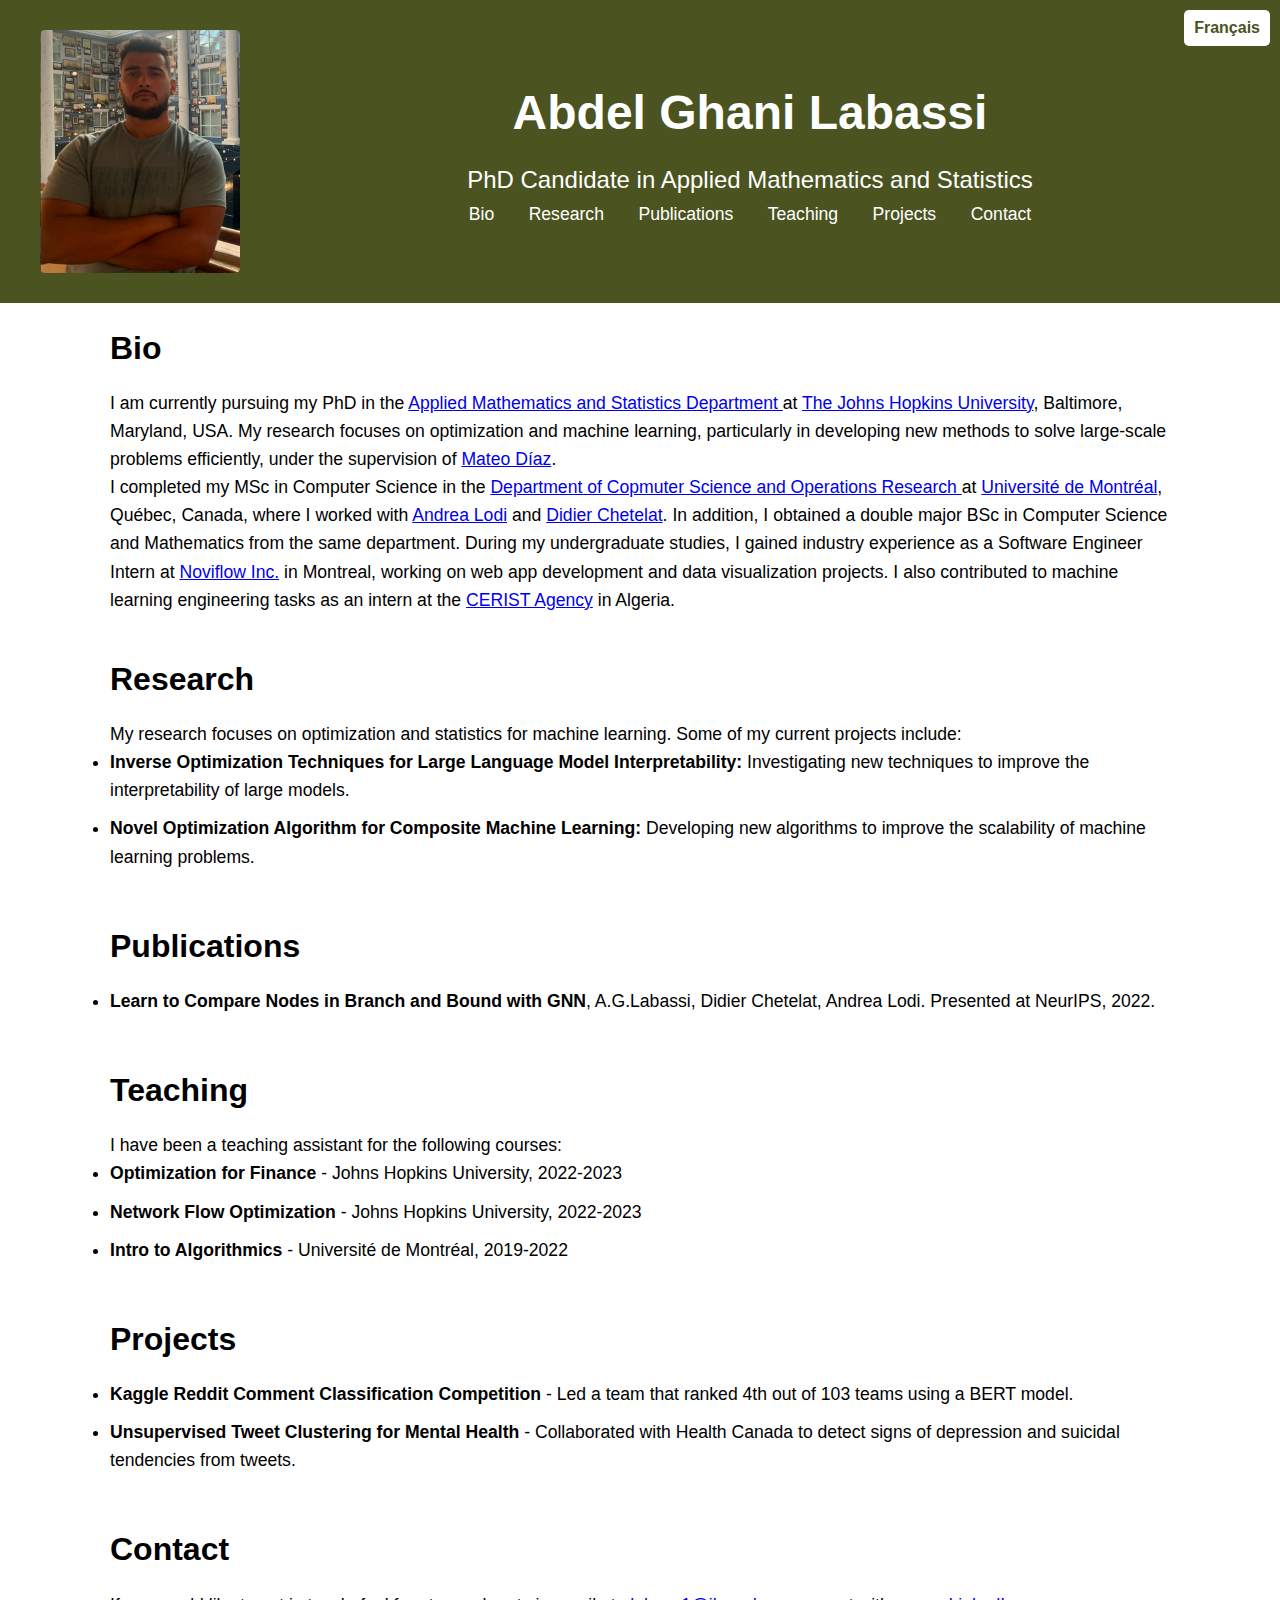
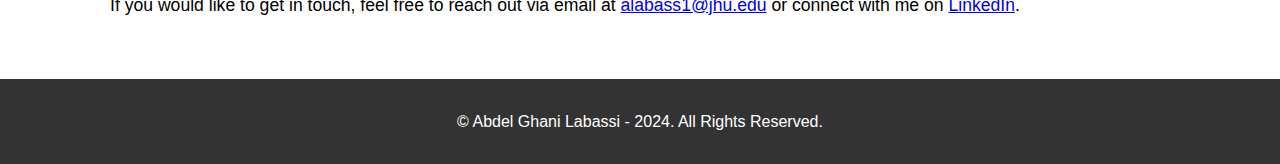
<file: index.html>
<!DOCTYPE html>
<html lang="en">
<head>
  <meta charset="UTF-8">
  <meta name="description" content="Abdel Ghani Labassi's portfolio: PhD candidate in Applied Mathematics and Statistics specializing in optimization and machine learning.">
  <meta name="keywords" content="Abdel Ghani Labassi, PhD, Applied Mathematics, Statistics, Optimization, Machine Learning, Research">
  <meta name="robots" content="index, follow">
  <meta name="viewport" content="width=device-width, initial-scale=1.0">
  <title>PhD Candidate - Abdel Ghani Labassi</title>
  <link rel="stylesheet" href="styles.css">
</head>
<body>
  <header>
    <img src="your-photo.jpg" alt="Profile Picture" class="profile-picture">
    <a href="index_french.html" class="french-link">Français</a>
    <div class="header-content">
      <h1>Abdel Ghani Labassi</h1>
      <p>PhD Candidate in Applied Mathematics and Statistics</p>
      <nav>
        <ul>
          <li><a href="#bio">Bio</a></li>
          <li><a href="#research">Research</a></li>
          <li><a href="#publications">Publications</a></li>
          <li><a href="#teaching">Teaching</a></li>
          <li><a href="#projects">Projects</a></li>
          <li><a href="#contact">Contact</a></li>
        </ul>
      </nav>
    </div>
  </header>

  <section id="bio" class="container">
    <h2>Bio</h2>
    <p>I am currently pursuing my PhD in the <a href="https://engineering.jhu.edu/ams/">Applied Mathematics and Statistics Department </a> at <a href="https://www.jhu.edu/"> The Johns Hopkins University</a>, Baltimore, Maryland, USA. My research focuses on optimization and machine learning, particularly in developing new methods to solve large-scale problems efficiently, under the supervision of <a href="https://mateodd25.github.io">Mateo Díaz</a>.</p>
    <p>I completed my MSc in Computer Science in the <a href="https://diro.umontreal.ca/english/home/">   Department of Copmuter Science and Operations Research </a> at <a href="https://www.umontreal.ca/">Université de Montréal</a>, Québec, Canada, where I worked with <a href="https://scholar.google.it/citations?user=udwtIesAAAAJ&hl=en">Andrea Lodi</a> and <a href="https://www.didierchetelat.com">Didier Chetelat</a>. In addition, I obtained a double major BSc in Computer Science and Mathematics from the same department. During my undergraduate studies, I gained industry experience as a Software Engineer Intern at <a href="https://noviflow.com/">Noviflow Inc.</a> in Montreal, working on web app development and data visualization projects. I also contributed to machine learning engineering tasks as an intern at the <a href="https://www.cerist.dz/">CERIST Agency</a> in Algeria.</p>
  </section>

  <section id="research" class="container">
    <h2>Research</h2>
    <p>My research focuses on optimization and statistics for machine learning. Some of my current projects include:</p>
    <ul>
      <li><strong>Inverse Optimization Techniques for Large Language Model Interpretability:</strong> Investigating new techniques to improve the interpretability of large models.</li>
      <li><strong>Novel Optimization Algorithm for Composite Machine Learning:</strong> Developing new algorithms to improve the scalability of machine learning problems.</li>
    </ul>
  </section>

  <section id="publications" class="container">
    <h2>Publications</h2>
    <ul>
      <li><strong>Learn to Compare Nodes in Branch and Bound with GNN</strong>, A.G.Labassi, Didier Chetelat, Andrea Lodi. Presented at NeurIPS, 2022.</li>
    </ul>
  </section>

  <section id="teaching" class="container">
    <h2>Teaching</h2>
    <p>I have been a teaching assistant for the following courses:</p>
    <ul>
      <li><strong>Optimization for Finance</strong> - Johns Hopkins University, 2022-2023</li>
      <li><strong>Network Flow Optimization</strong> - Johns Hopkins University, 2022-2023</li>
      <li><strong>Intro to Algorithmics</strong> - Université de Montréal, 2019-2022</li>
    </ul>
  </section>

  <section id="projects" class="container">
    <h2>Projects</h2>
    <ul>
      <li><strong>Kaggle Reddit Comment Classification Competition</strong> - Led a team that ranked 4th out of 103 teams using a BERT model.</li>
      <li><strong>Unsupervised Tweet Clustering for Mental Health</strong> - Collaborated with Health Canada to detect signs of depression and suicidal tendencies from tweets.</li>
    </ul>
  </section>

  <section id="contact" class="container">
    <h2>Contact</h2>
    <p>If you would like to get in touch, feel free to reach out via email at <a href="mailto:alabass1@jhu.edu">alabass1@jhu.edu</a> or connect with me on <a href="https://linkedin.com/in/aglabassi">LinkedIn</a>.</p>
  </section>

  <footer>
    <div class="container">
      <p>&copy; Abdel Ghani Labassi - 2024. All Rights Reserved.</p>
    </div>
  </footer>
</body>
</html>
</file>
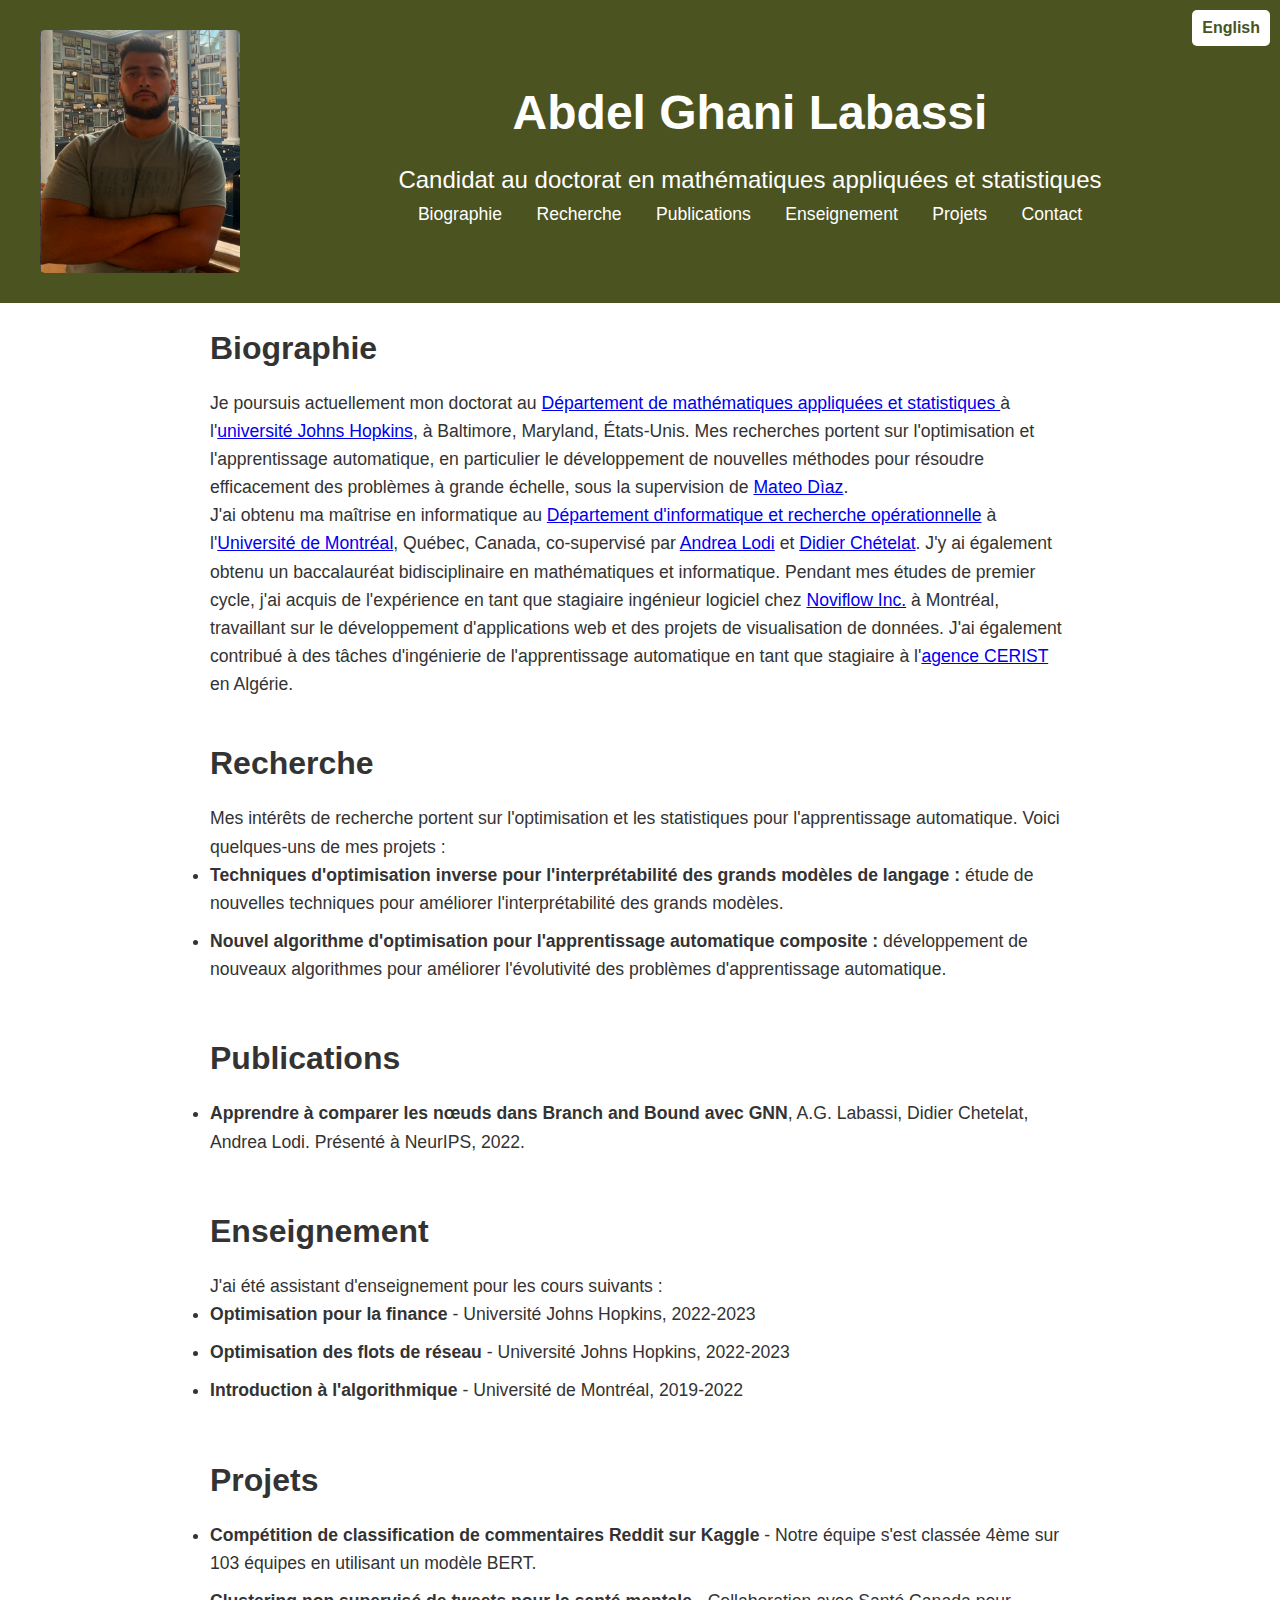
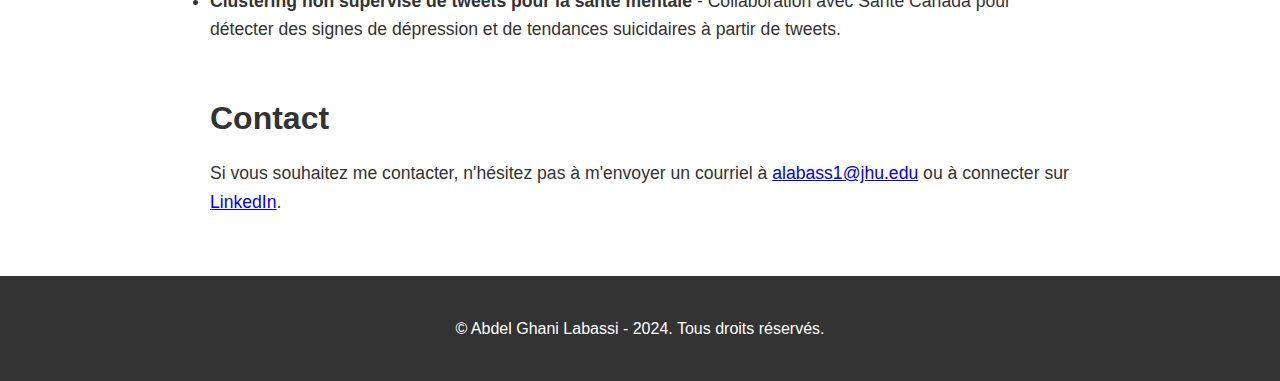
<file: index_french.html>
<!DOCTYPE html>
<html lang="fr">
<head>
  <meta charset="UTF-8">
  <meta name="viewport" content="width=device-width, initial-scale=1.0">
  <title>Candidat au doctorat - Abdel Ghani Labassi</title>
  <link rel="stylesheet" href="styles.css">
  <style>
    body {
      background-color: #ffffff; /* Fond blanc pour le corps */
      color: #333333;
      font-family: Arial, sans-serif;
    }
    header {
      background-color: #4B5320; /* Fond vert militaire pour l'en-tête */
      color: #ffffff;
      padding: 30px 20px; /* Augmentation de la hauteur de l'en-tête */
      display: flex;
      align-items: center;
      position: relative;
    }
    header img.profile-picture {
      width: 18vw; /* Largeur responsive augmentée */
      max-width: 200px; /* Taille maximale de l'image plus grande */
      height: auto; /* Maintien du ratio d'aspect */
      margin-left: 20px; /* Espace à gauche */
      border-radius: 5px; /* Coins légèrement arrondis */
    }
    .header-content {
      flex-grow: 1;
      text-align: center;
    }
    header h1 {
      font-size: 3em; /* Taille de police plus grande */
      margin-bottom: 10px;
    }
    header p {
      font-size: 1.5em; /* Taille de police augmentée */
    }
    .english-link {
      position: absolute;
      top: 10px;
      right: 10px;
      background-color: #ffffff;
      color: #4B5320;
      padding: 5px 10px;
      border-radius: 5px;
      text-decoration: none;
      font-weight: bold;
    }
    nav ul {
      list-style: none;
      padding: 0;
    }
    nav ul li {
      display: inline;
      margin-right: 15px;
    }
    nav ul li a {
      color: #ffffff;
      text-decoration: none;
    }
    .container {
      max-width: 900px;
      margin: 0 auto;
      padding: 20px;
    }
    footer {
      background-color: #333;
      padding: 20px;
      text-align: center;
      color: #ffffff;
    }
  </style>
</head>
<body>
  <header>
    <img src="your-photo.jpg" alt="Photo de profil" class="profile-picture">
    <a href="index.html" class="english-link">English</a>
    <div class="header-content">
      <h1>Abdel Ghani Labassi</h1>
      <p>Candidat au doctorat en mathématiques appliquées et statistiques</p>
      <nav>
        <ul>
          <li><a href="#bio">Biographie</a></li>
          <li><a href="#recherche">Recherche</a></li>
          <li><a href="#publications">Publications</a></li>
          <li><a href="#enseignement">Enseignement</a></li>
          <li><a href="#projets">Projets</a></li>
          <li><a href="#contact">Contact</a></li>
        </ul>
      </nav>
    </div>
  </header>


  <section id="bio" class="container">
    <h2>Biographie</h2>
    <p>Je poursuis actuellement mon doctorat au  <a href="https://engineering.jhu.edu/ams/">  Département de mathématiques appliquées et statistiques </a> à l'<a href="https://www.jhu.edu/">université Johns Hopkins</a>, à Baltimore, Maryland, États-Unis. Mes recherches portent sur l'optimisation et l'apprentissage automatique, en particulier le développement de nouvelles méthodes pour résoudre efficacement des problèmes à grande échelle, sous la supervision de <a href="https://mateodd25.github.io">Mateo Dìaz</a>.</p>
    <p>J'ai obtenu ma maîtrise en informatique au <a href="https://diro.umontreal.ca/accueil/"> Département d'informatique et recherche opérationnelle</a> à l'<a href="https://www.umontreal.ca/">Université de Montréal</a>, Québec, Canada, co-supervisé par <a href="https://scholar.google.it/citations?user=udwtIesAAAAJ&hl=en">Andrea Lodi</a> et <a href="https://www.didierchetelat.com">Didier Chételat</a>. J'y ai également obtenu un baccalauréat bidisciplinaire en mathématiques et informatique. Pendant mes études de premier cycle, j'ai acquis de l'expérience en tant que stagiaire ingénieur logiciel chez <a href="https://noviflow.com/">Noviflow Inc.</a> à Montréal, travaillant sur le développement d'applications web et des projets de visualisation de données. J'ai également contribué à des tâches d'ingénierie de l'apprentissage automatique en tant que stagiaire à l'<a href="https://www.cerist.dz/">agence CERIST</a> en Algérie.</p>
  </section>

  <section id="recherche" class="container">
    <h2>Recherche</h2>
    <p>Mes intérêts de recherche portent sur l'optimisation et les statistiques pour l'apprentissage automatique. Voici quelques-uns de mes projets :</p>
    <ul>
      <li><strong>Techniques d'optimisation inverse pour l'interprétabilité des grands modèles de langage :</strong> étude de nouvelles techniques pour améliorer l'interprétabilité des grands modèles.</li>
      <li><strong>Nouvel algorithme d'optimisation pour l'apprentissage automatique composite :</strong> développement de nouveaux algorithmes pour améliorer l'évolutivité des problèmes d'apprentissage automatique.</li>
    </ul>
  </section>

  <section id="publications" class="container">
    <h2>Publications</h2>
    <ul>
      <li><strong>Apprendre à comparer les nœuds dans Branch and Bound avec GNN</strong>, A.G. Labassi, Didier Chetelat, Andrea Lodi. Présenté à NeurIPS, 2022.</li>
    </ul>
  </section>

  <section id="enseignement" class="container">
    <h2>Enseignement</h2>
    <p>J'ai été assistant d'enseignement pour les cours suivants :</p>
    <ul>
      <li><strong>Optimisation pour la finance</strong> - Université Johns Hopkins, 2022-2023</li>
      <li><strong>Optimisation des flots de réseau</strong> - Université Johns Hopkins, 2022-2023</li>
      <li><strong>Introduction à l'algorithmique</strong> - Université de Montréal, 2019-2022</li>
    </ul>
  </section>

  <section id="projets" class="container">
    <h2>Projets</h2>
    <ul>
      <li><strong>Compétition de classification de commentaires Reddit sur Kaggle</strong> - Notre équipe s'est classée 4ème sur 103 équipes en utilisant un modèle BERT.</li>
      <li><strong>Clustering non supervisé de tweets pour la santé mentale</strong> - Collaboration avec Santé Canada pour détecter des signes de dépression et de tendances suicidaires à partir de tweets.</li>
    </ul>
  </section>

  <section id="contact" class="container">
    <h2>Contact</h2>
    <p>Si vous souhaitez me contacter, n'hésitez pas à m'envoyer un courriel à <a href="mailto:alabass1@jhu.edu">alabass1@jhu.edu</a> ou à connecter sur <a href="https://linkedin.com/in/aglabassi">LinkedIn</a>.</p>
  </section>

  <footer>
    <div class="container">
      <p>&copy; Abdel Ghani Labassi - 2024. Tous droits réservés.</p>
    </div>
  </footer>
</body>
</html>
</file>
<file: styles.css>
* {
  margin: 0;
  padding: 0;
  box-sizing: border-box;
}

body {
  font-family: Arial, sans-serif;
  line-height: 1.6;
  background-color: #ffffff; /* Body background color */
}

header {
  background-color: #4B5320; /* Military green background */
  color: #ffffff;
  padding: 30px 20px; /* Increased padding for larger header */
  display: flex;
  align-items: center;
  position: relative;
}

header img.profile-picture {
  width: 18vw; /* Increased responsive width */
  max-width: 200px; /* Larger max width */
  height: auto; /* Maintain aspect ratio */
  margin-left: 20px; /* Add space from the left edge */
  border-radius: 5px; /* Slightly rounded corners */
}

.header-content {
  flex-grow: 1;
  text-align: center;
}

header h1 {
  font-size: 3em; /* Increased font size for larger header */
  margin-bottom: 10px;
}

header p {
  font-size: 1.5em; /* Increased font size for better balance */
}

nav ul {
  list-style: none;
  padding: 0;
}

nav ul li {
  display: inline;
  margin: 0 15px;
}

nav ul li a {
  color: #fff;
  text-decoration: none;
  font-size: 1.1em;
}

.container {
  max-width: 1100px;
  margin: 0 auto;
  padding: 20px;
}

section h2 {
  font-size: 2em;
  margin-bottom: 15px;
}

section p, section ul {
  font-size: 1.1em;
}

ul li {
  margin-bottom: 10px;
}

footer {
  background-color: #333;
  color: #fff;
  text-align: center;
  padding: 10px 0;
  margin-top: 40px;
}

footer p {
  margin: 0;
}

.french-link {
  position: absolute;
  top: 10px;
  right: 10px;
  background-color: #ffffff;
  color: #4B5320;
  padding: 5px 10px;
  border-radius: 5px;
  text-decoration: none;
  font-weight: bold;
}

@media (max-width: 768px) {
  header img.profile-picture {
    width: 25vw; /* Adjust width for smaller screens */
    max-width: 150px;
  }

  header h1 {
    font-size: 2.5em;
  }

  header p {
    font-size: 1.2em;
  }
}

@media (max-width: 480px) {
  header img.profile-picture {
    width: 35vw; /* Adjust width for very small screens */
    max-width: 120px;
  }

  header h1 {
    font-size: 2em;
  }

  header p {
    font-size: 1em;
  }
}
</file>
